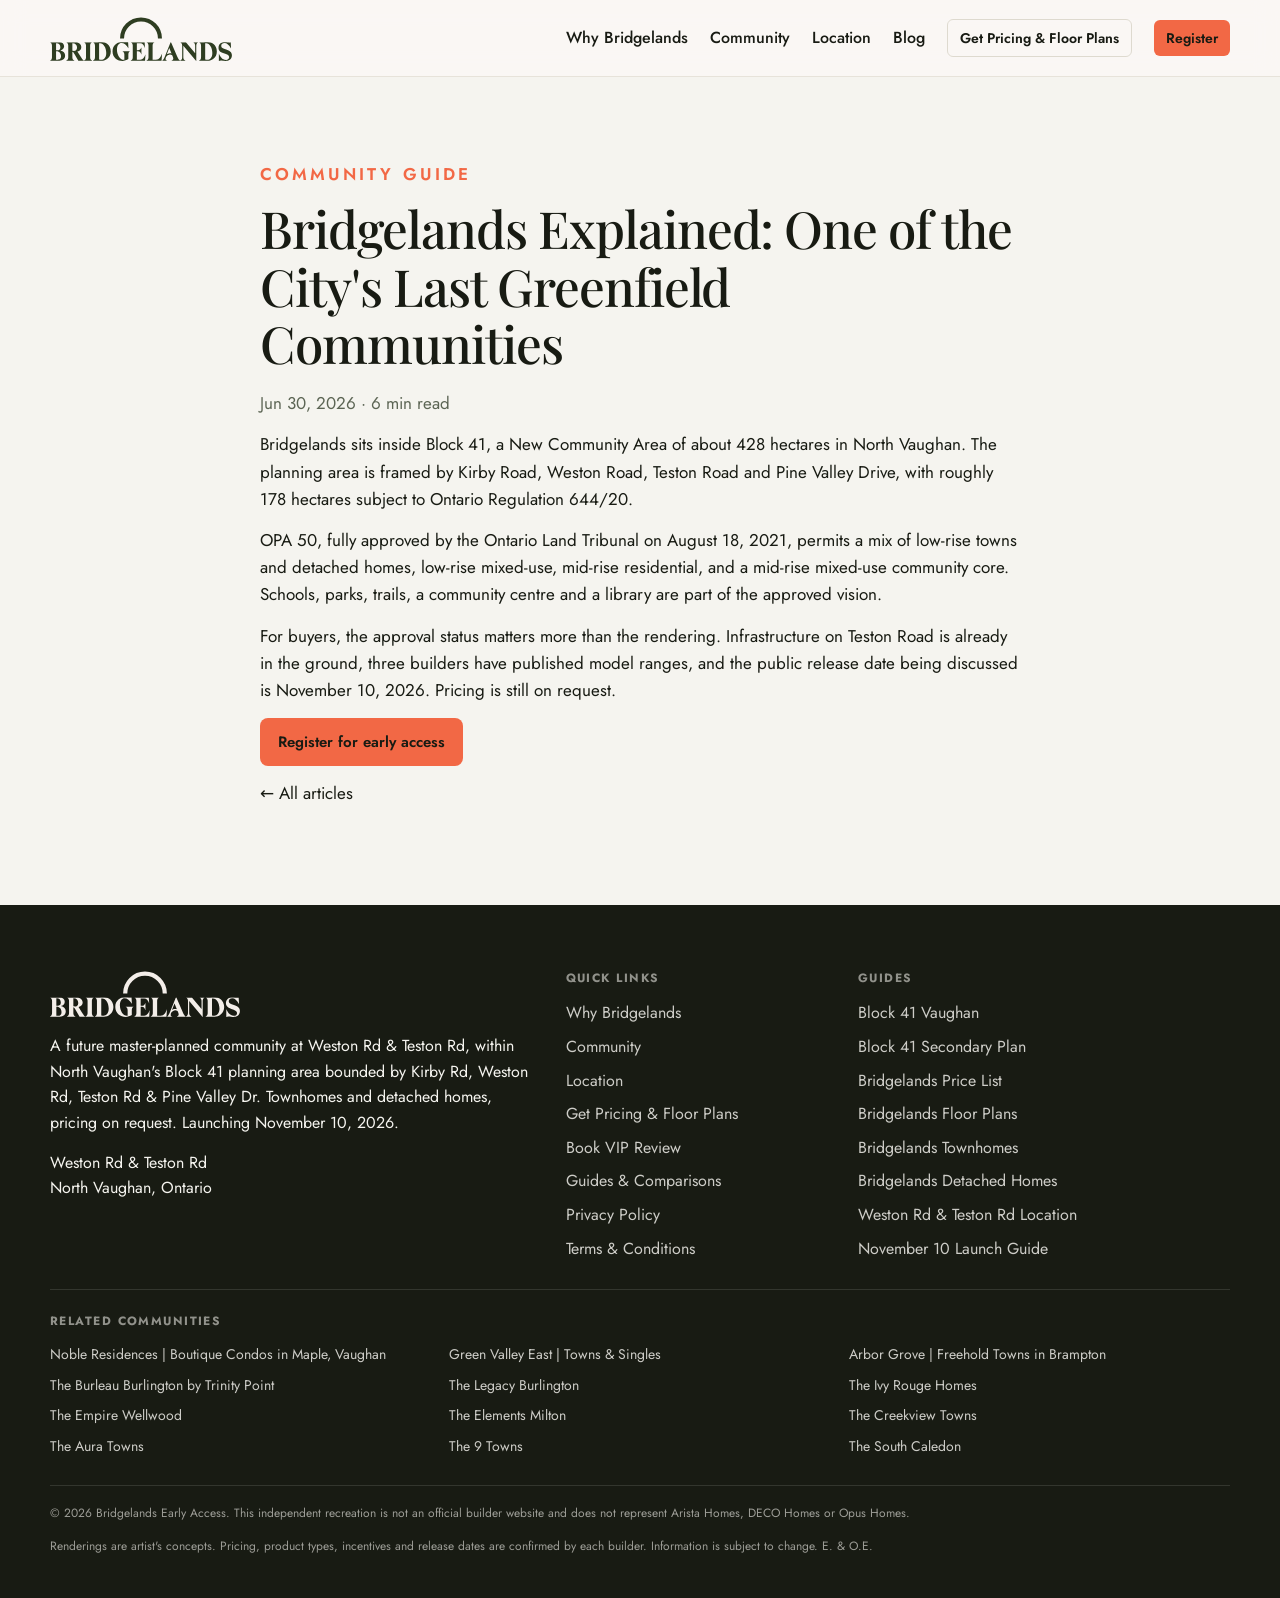
<file: article.html>
<!doctype html>
<html lang="en">
<head>
  <meta charset="utf-8">
  <meta name="viewport" content="width=device-width, initial-scale=1">
  <title>Article — Bridgelands</title>
  <link rel="icon" href="images/favicon.svg" type="image/svg+xml">
  <link rel="preconnect" href="https://fonts.googleapis.com">
  <link rel="preconnect" href="https://fonts.gstatic.com" crossorigin>
  <link href="https://fonts.googleapis.com/css2?family=Jost:wght@400;500;600;700&family=Playfair+Display:wght@500;600;700&display=swap" rel="stylesheet">
  <link rel="stylesheet" href="css/styles.css">
</head>
<body>
  <div id="chrome-header"></div>
  <main class="section">
    <div class="wrap prose" id="article"></div>
  </main>
  <div id="chrome-footer"></div>
  <script src="js/data.js"></script>
  <script src="js/main.js"></script>
</body>
</html>
</file>
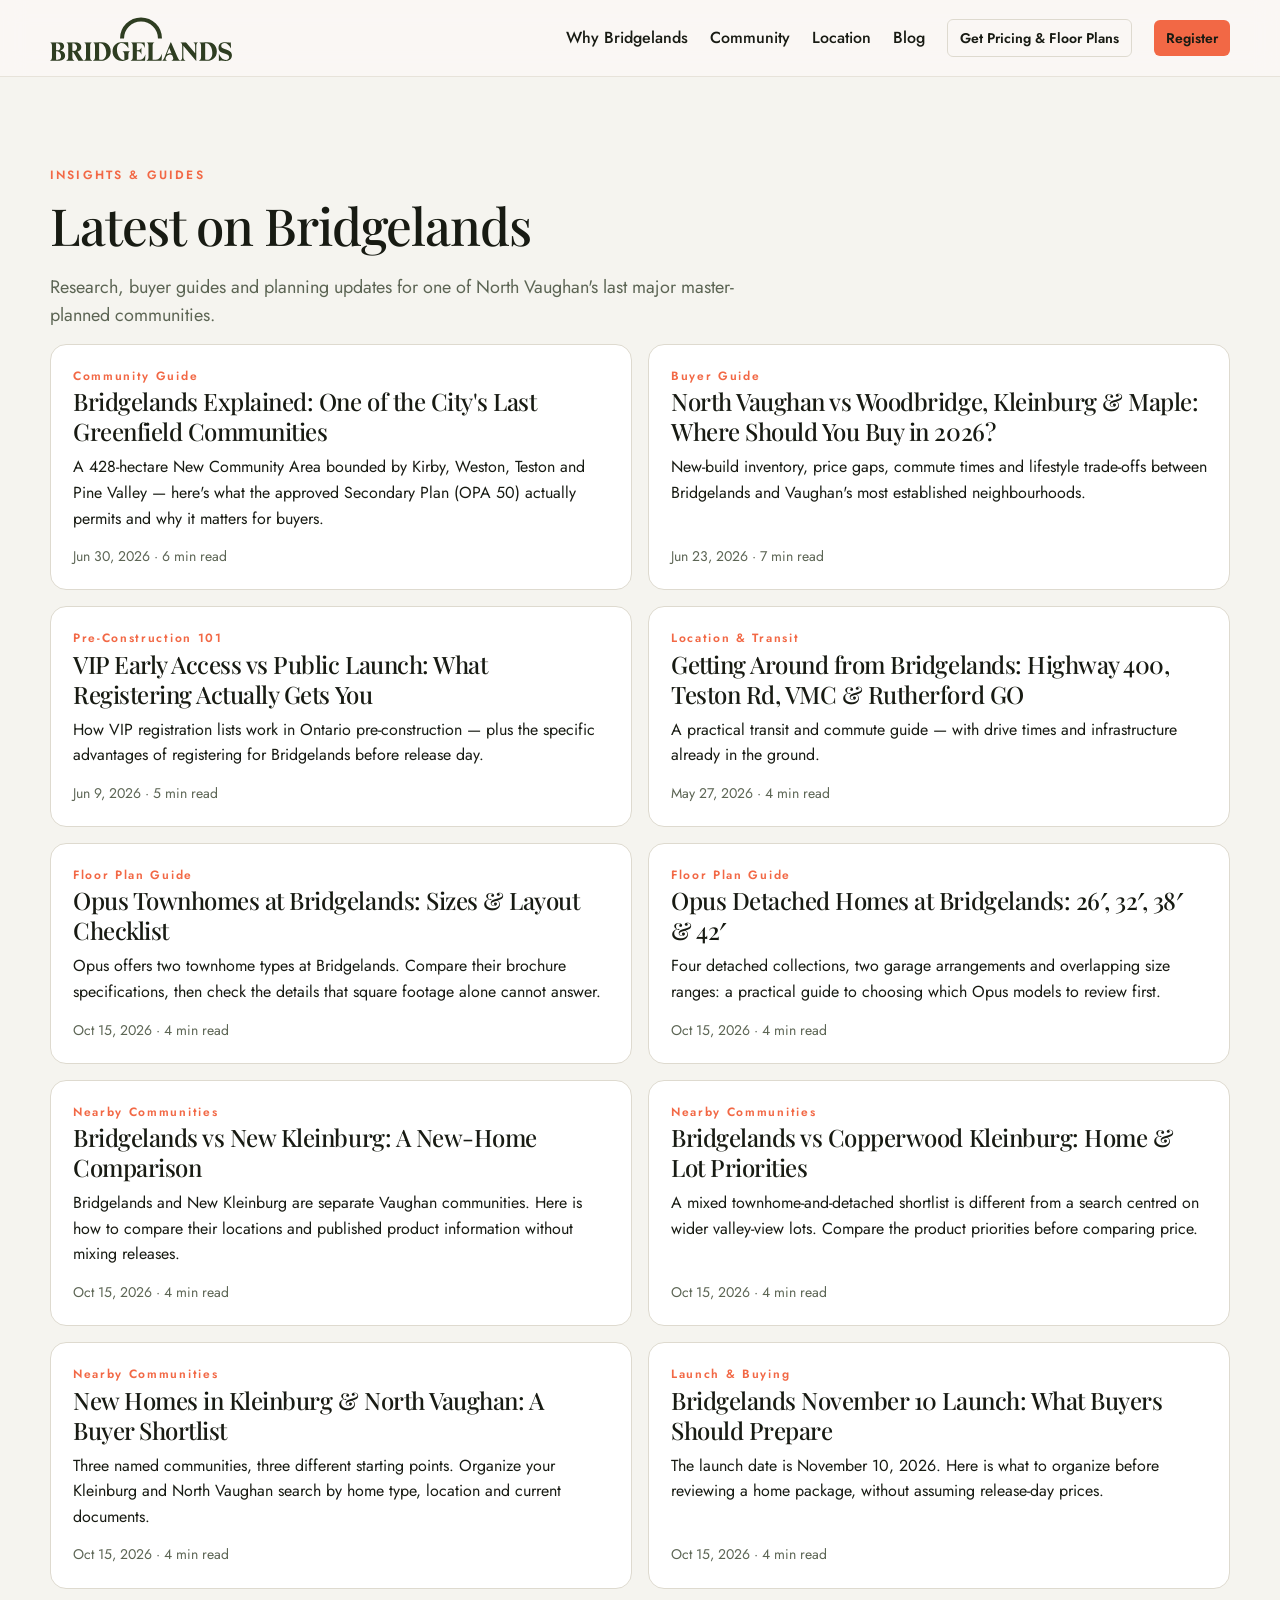
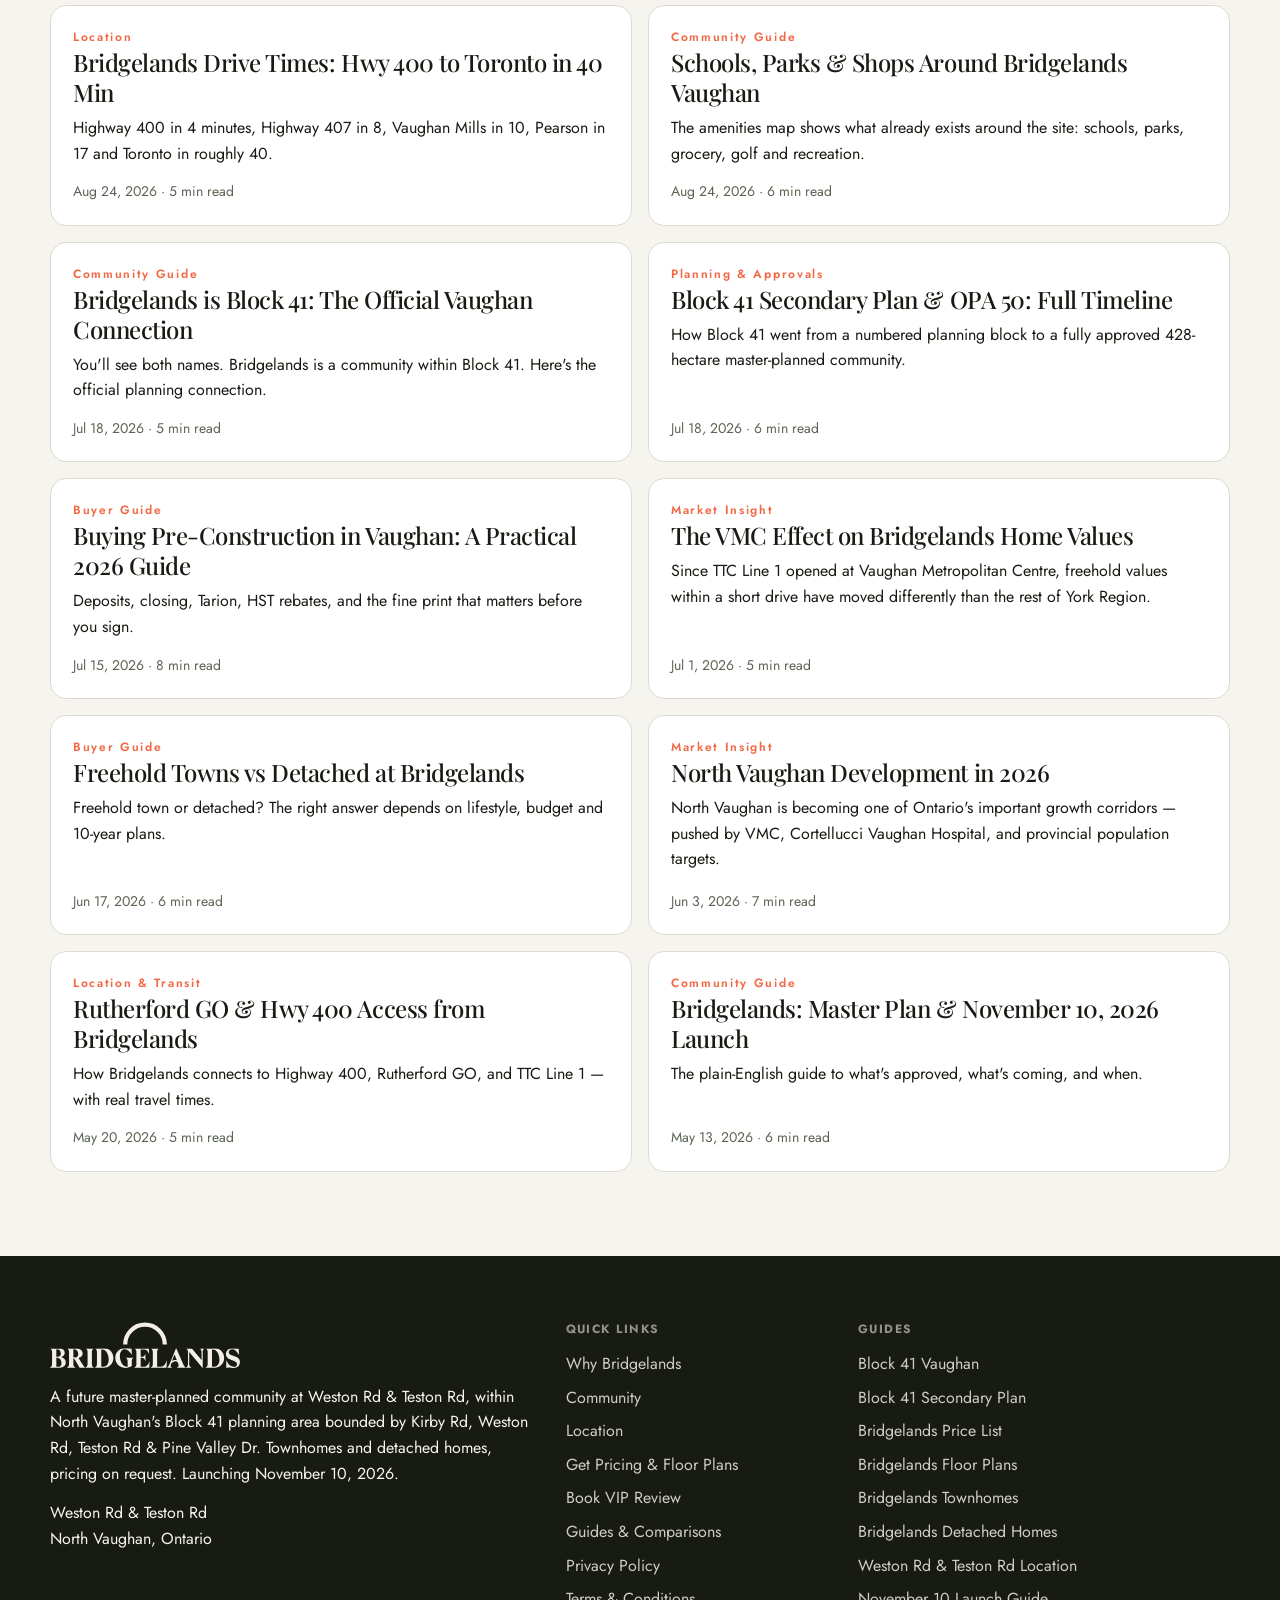
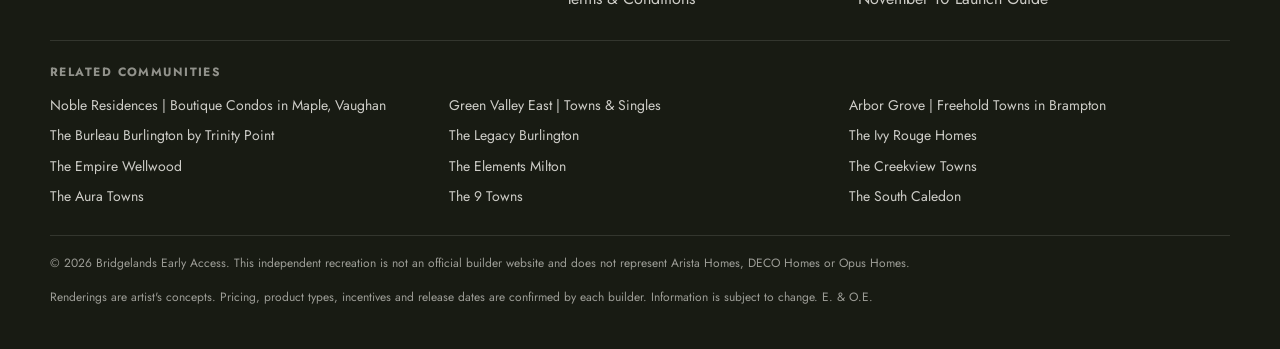
<file: blog.html>
<!doctype html>
<html lang="en">
<head>
  <meta charset="utf-8">
  <meta name="viewport" content="width=device-width, initial-scale=1">
  <title>Guides & Comparisons — Bridgelands</title>
  <meta name="description" content="Buyer guides, planning notes and location articles about Bridgelands in North Vaughan.">
  <link rel="icon" href="images/favicon.svg" type="image/svg+xml">
  <link rel="preconnect" href="https://fonts.googleapis.com">
  <link rel="preconnect" href="https://fonts.gstatic.com" crossorigin>
  <link href="https://fonts.googleapis.com/css2?family=Jost:wght@400;500;600;700&family=Playfair+Display:wght@500;600;700&display=swap" rel="stylesheet">
  <link rel="stylesheet" href="css/styles.css">
</head>
<body data-posts="all">
  <div id="chrome-header"></div>
  <main class="section">
    <div class="wrap">
      <p class="eyebrow">Insights & guides</p>
      <h1>Latest on Bridgelands</h1>
      <p class="lede">Research, buyer guides and planning updates for one of North Vaughan's last major master-planned communities.</p>
      <div class="posts" id="post-grid"></div>
    </div>
  </main>
  <div id="chrome-footer"></div>
  <script src="js/data.js"></script>
  <script src="js/main.js"></script>
</body>
</html>
</file>
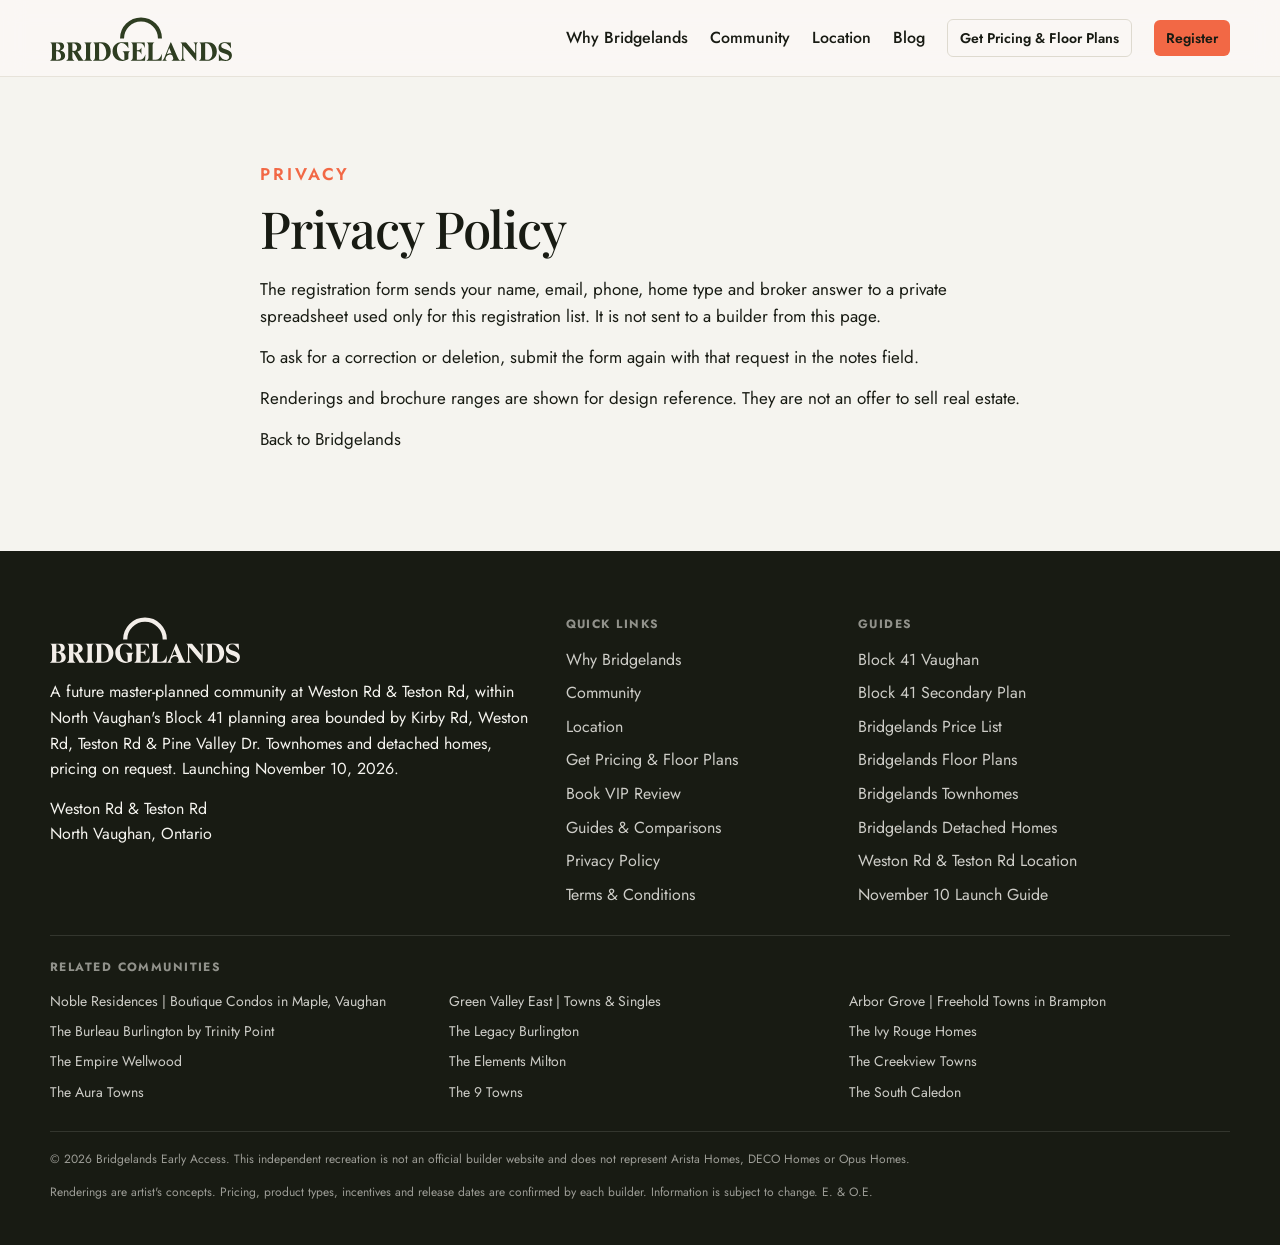
<file: privacy.html>
<!doctype html>
<html lang="en">
<head>
  <meta charset="utf-8">
  <meta name="viewport" content="width=device-width, initial-scale=1">
  <title>Privacy Policy — Bridgelands</title>
  <link rel="icon" href="images/favicon.svg" type="image/svg+xml">
  <link rel="preconnect" href="https://fonts.googleapis.com">
  <link rel="preconnect" href="https://fonts.gstatic.com" crossorigin>
  <link href="https://fonts.googleapis.com/css2?family=Jost:wght@400;500;600;700&family=Playfair+Display:wght@500;600;700&display=swap" rel="stylesheet">
  <link rel="stylesheet" href="css/styles.css">
</head>
<body>
  <div id="chrome-header"></div>
  <main class="section">
    <div class="wrap prose">
      <p class="eyebrow">Privacy</p>
      <h1>Privacy Policy</h1>
      <p>The registration form sends your name, email, phone, home type and broker answer to a private spreadsheet used only for this registration list. It is not sent to a builder from this page.</p>
      <p>To ask for a correction or deletion, submit the form again with that request in the notes field.</p>
      <p>Renderings and brochure ranges are shown for design reference. They are not an offer to sell real estate.</p>
      <p><a href="index.html">Back to Bridgelands</a></p>
    </div>
  </main>
  <div id="chrome-footer"></div>
  <script src="js/data.js"></script>
  <script src="js/main.js"></script>
</body>
</html>
</file>
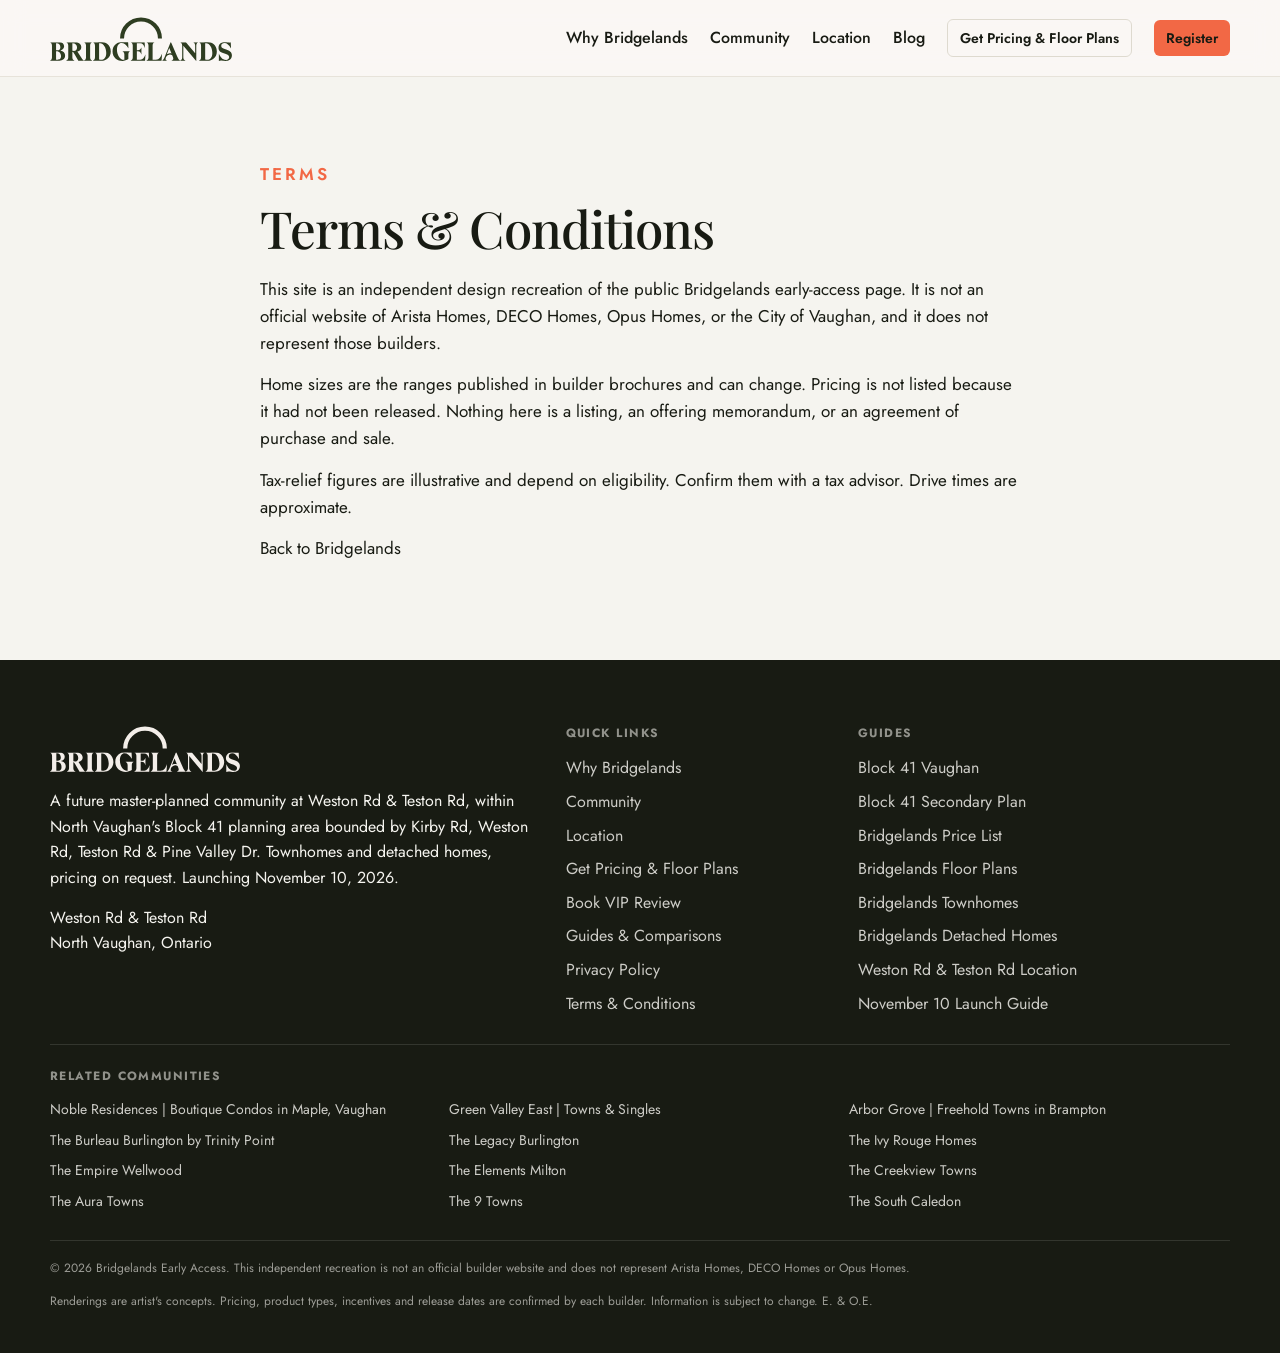
<file: terms.html>
<!doctype html>
<html lang="en">
<head>
  <meta charset="utf-8">
  <meta name="viewport" content="width=device-width, initial-scale=1">
  <title>Terms & Conditions — Bridgelands</title>
  <link rel="icon" href="images/favicon.svg" type="image/svg+xml">
  <link rel="preconnect" href="https://fonts.googleapis.com">
  <link rel="preconnect" href="https://fonts.gstatic.com" crossorigin>
  <link href="https://fonts.googleapis.com/css2?family=Jost:wght@400;500;600;700&family=Playfair+Display:wght@500;600;700&display=swap" rel="stylesheet">
  <link rel="stylesheet" href="css/styles.css">
</head>
<body>
  <div id="chrome-header"></div>
  <main class="section">
    <div class="wrap prose">
      <p class="eyebrow">Terms</p>
      <h1>Terms & Conditions</h1>
      <p>This site is an independent design recreation of the public Bridgelands early-access page. It is not an official website of Arista Homes, DECO Homes, Opus Homes, or the City of Vaughan, and it does not represent those builders.</p>
      <p>Home sizes are the ranges published in builder brochures and can change. Pricing is not listed because it had not been released. Nothing here is a listing, an offering memorandum, or an agreement of purchase and sale.</p>
      <p>Tax-relief figures are illustrative and depend on eligibility. Confirm them with a tax advisor. Drive times are approximate.</p>
      <p><a href="index.html">Back to Bridgelands</a></p>
    </div>
  </main>
  <div id="chrome-footer"></div>
  <script src="js/data.js"></script>
  <script src="js/main.js"></script>
</body>
</html>
</file>
<file: css/styles.css>
:root {
  --olive: #2e3d21;
  --olive-mid: #3d4f2e;
  --ink: #181b13;
  --cream: #f5f4ef;
  --cream-deep: #edeee3;
  --linen: #eae3d7;
  --card: #faf7f5;
  --coral: #f26845;
  --coral-deep: #e25736;
  --muted: #5c6554;
  --border: #dedacf;
  --foam: rgba(245, 244, 239, 0.92);
  --shadow: 0 8px 24px rgba(24, 27, 19, 0.1);
  --shadow-lg: 0 16px 48px rgba(24, 27, 19, 0.14);
  --radius: 16px;
  --header: 118px;
  --max: 1180px;
  --serif: "Playfair Display", Georgia, serif;
  --sans: "Jost", system-ui, sans-serif;
}

* { box-sizing: border-box; }
html { scroll-behavior: smooth; }
body {
  margin: 0;
  font-family: var(--sans);
  color: var(--ink);
  background: var(--cream);
  line-height: 1.6;
}
img { max-width: 100%; display: block; }
a { color: inherit; text-decoration: none; }
button, input, select, textarea { font-family: inherit; }
button { cursor: pointer; }

.wrap { width: min(var(--max), calc(100% - 40px)); margin: 0 auto; }
.wrap-wide { width: min(1280px, calc(100% - 40px)); margin: 0 auto; }

.eyebrow {
  display: inline-block;
  letter-spacing: 0.18em;
  text-transform: uppercase;
  font-size: 12px;
  font-weight: 600;
  color: var(--coral);
  margin: 0 0 12px;
}
h1, h2, h3, .serif { font-family: var(--serif); font-weight: 500; letter-spacing: -0.02em; }
h1 { font-size: clamp(34px, 4vw, 52px); line-height: 1.12; margin: 0 0 18px; }
h2 { font-size: clamp(32px, 4vw, 48px); line-height: 1.15; margin: 0 0 16px; }
h3 { font-size: 26px; line-height: 1.25; margin: 0 0 8px; }
p { margin: 0 0 14px; }
.lede { font-size: 18px; color: var(--muted); max-width: 720px; }

.btn {
  display: inline-flex;
  align-items: center;
  justify-content: center;
  gap: 8px;
  border-radius: 8px;
  padding: 12px 18px;
  font-weight: 600;
  font-size: 15px;
  border: 0;
  transition: transform .15s ease, background .15s ease, box-shadow .15s ease;
}
.btn:hover { transform: translateY(-1px); }
.btn-coral { background: var(--coral); color: var(--ink); }
.btn-coral:hover { background: var(--coral-deep); }
.btn-dark { background: var(--ink); color: var(--cream); }
.btn-outline {
  background: transparent;
  color: var(--ink);
  border: 1px solid var(--border);
}
.btn-ghost {
  background: rgba(245, 244, 239, 0.08);
  color: var(--cream);
  border: 2px solid rgba(245, 244, 239, 0.35);
}
.btn-sm { padding: 7px 12px; font-size: 14px; border-radius: 6px; }
.btn-block { width: 100%; }

.site-header { position: sticky; top: 0; z-index: 40; }
.announce {
  background: var(--olive);
  color: var(--cream);
  font-size: 14px;
}
.announce-inner {
  display: flex;
  align-items: center;
  justify-content: center;
  gap: 14px;
  min-height: 42px;
  text-align: center;
}
.announce-inner p { margin: 0; min-width: 0; }
.announce strong { color: var(--coral); font-weight: 600; }
.nav {
  position: relative;
  background: rgba(250, 247, 245, 0.94);
  backdrop-filter: blur(12px);
  border-bottom: 1px solid rgba(222, 218, 207, 0.7);
}
.nav-inner {
  display: flex;
  align-items: center;
  justify-content: space-between;
  min-height: 76px;
  gap: 20px;
}
.logo img { height: 46px; width: auto; }
.nav-links {
  display: flex;
  align-items: center;
  gap: 22px;
  font-weight: 500;
}
.nav-links a:hover { color: var(--olive-mid); }
.menu-btn {
  display: none;
  width: 42px;
  height: 42px;
  border-radius: 8px;
  border: 1px solid var(--border);
  background: transparent;
}
.menu-btn span, .menu-btn span:before, .menu-btn span:after {
  display: block; height: 2px; width: 18px; background: var(--ink); position: relative;
}
.menu-btn span:before, .menu-btn span:after { content: ""; position: absolute; left: 0; }
.menu-btn span:before { top: -6px; }
.menu-btn span:after { top: 6px; }

.hero { position: relative; background: var(--olive); overflow: hidden; }
.slides { position: relative; height: min(68vw, 620px); min-height: 420px; }
.slide {
  position: absolute; inset: 0;
  opacity: 0; transition: opacity .6s ease;
}
.slide.active { opacity: 1; }
.slide img { width: 100%; height: 100%; object-fit: cover; }
.slide-caption {
  position: absolute; left: 0; right: 0; bottom: 54px;
  color: white; text-align: center; text-shadow: 0 2px 16px rgba(0,0,0,.45);
  padding: 0 20px;
}
.slide-caption h2 { font-size: clamp(40px, 6vw, 72px); margin: 0; }
.slide-caption p { margin: 8px auto 0; max-width: 560px; font-size: 18px; }
.hero-dots {
  position: absolute; left: 0; right: 0; bottom: 18px;
  display: flex; justify-content: center; gap: 8px;
}
.hero-dots button {
  width: 9px; height: 9px; border-radius: 99px; border: 0;
  background: rgba(255,255,255,.45);
}
.hero-dots button.active { width: 28px; background: white; }

.intro {
  background: linear-gradient(135deg, #14170f, #2c3824);
  color: var(--cream);
  padding: 54px 0 58px;
}
.kicker {
  letter-spacing: 0.16em;
  text-transform: uppercase;
  font-size: 13px;
  color: rgba(245, 244, 239, 0.72);
  margin-bottom: 12px;
}
.cta-row { display: flex; flex-wrap: wrap; gap: 12px; margin-top: 22px; }

.section { padding: 84px 0; }
.section-cream { background: var(--cream); }
.section-deep { background: var(--cream-deep); }
.section-linen { background: var(--linen); }
.section-linen-soft { background: rgba(234, 227, 215, 0.45); }
.center { text-align: center; }
.center .lede, .center p { margin-left: auto; margin-right: auto; }

.builder-logos {
  margin-top: 36px;
  display: grid;
  grid-template-columns: repeat(3, 1fr);
  gap: 18px;
}
.builder-logos a {
  background: white;
  border: 1px solid var(--border);
  border-radius: 14px;
  min-height: 140px;
  display: flex;
  align-items: center;
  justify-content: center;
  padding: 24px;
  transition: box-shadow .2s ease, transform .2s ease;
}
.builder-logos a:hover { box-shadow: var(--shadow); transform: translateY(-2px); }
.builder-logos img { max-height: 64px; width: auto; max-width: 180px; object-fit: contain; }

.stats {
  background: linear-gradient(135deg, #14170f, #31402a);
  color: var(--cream);
  border-top: 1px solid rgba(245,244,239,.08);
  border-bottom: 1px solid rgba(245,244,239,.08);
}
.stats-grid {
  display: grid;
  grid-template-columns: 1.2fr 1fr 1fr auto;
  gap: 18px;
  align-items: center;
  padding: 22px 0;
}
.stat strong { display: block; font-family: var(--serif); font-size: 28px; font-weight: 500; }
.stat span { color: rgba(245,244,239,.7); font-size: 14px; }

.quick {
  display: grid;
  grid-template-columns: 1.4fr .8fr;
  gap: 40px;
  align-items: start;
}
.facts {
  display: grid;
  grid-template-columns: 1fr 1fr;
  gap: 12px;
}
.fact {
  background: white;
  border: 1px solid var(--border);
  border-radius: 12px;
  padding: 16px 18px;
}
.fact span { display: block; font-size: 12px; letter-spacing: .12em; text-transform: uppercase; color: var(--muted); }
.fact strong { font-family: var(--serif); font-size: 22px; font-weight: 500; }

.travel { text-align: center; }
.travel img { margin: 18px auto 0; border-radius: 18px; box-shadow: var(--shadow); }

.split {
  display: grid;
  grid-template-columns: 1fr 1fr;
  gap: 48px;
  align-items: center;
}
.mosaic {
  display: grid;
  grid-template-columns: 1.1fr .9fr;
  grid-template-rows: 180px 180px;
  gap: 12px;
}
.mosaic img { width: 100%; height: 100%; object-fit: cover; border-radius: 16px; }
.mosaic img:first-child { grid-row: 1 / span 2; height: 100%; }

.feature-grid {
  display: grid;
  grid-template-columns: repeat(3, 1fr);
  gap: 16px;
  margin-top: 28px;
}
.feature {
  background: white;
  border: 1px solid var(--border);
  border-radius: var(--radius);
  padding: 22px;
  min-height: 170px;
  transition: transform .15s ease, box-shadow .15s ease;
}
.feature:hover { transform: translateY(-3px); box-shadow: var(--shadow); }
.icon {
  width: 42px; height: 42px; border-radius: 10px;
  background: rgba(242, 104, 69, 0.12);
  color: var(--coral-deep);
  display: grid; place-items: center;
  margin-bottom: 12px;
}
.feature p { color: var(--muted); margin: 0; font-size: 15px; }

.two-col { display: grid; grid-template-columns: 1.1fr .9fr; gap: 28px; }
.panel {
  background: white;
  border-radius: 18px;
  padding: 28px;
  border: 1px solid var(--border);
}
.panel ul, .check-list { list-style: none; padding: 0; margin: 0; }
.check-list li { padding: 8px 0 8px 28px; position: relative; }
.check-list li:before {
  content: "";
  position: absolute; left: 0; top: 14px;
  width: 14px; height: 8px;
  border-left: 2px solid var(--olive);
  border-bottom: 2px solid var(--olive);
  transform: rotate(-45deg);
}
.note { font-size: 13px; color: var(--muted); margin-top: 18px; }

.tabs { display: flex; gap: 8px; flex-wrap: wrap; margin: 22px 0; }
.tab, .chip {
  border: 1px solid var(--border);
  background: white;
  border-radius: 999px;
  padding: 8px 16px;
  font-weight: 500;
}
.tab.active, .chip.active { background: var(--ink); color: var(--cream); border-color: var(--ink); }

.cards { display: grid; grid-template-columns: repeat(3, 1fr); gap: 18px; }
.card {
  background: white;
  border-radius: 18px;
  overflow: hidden;
  border: 1px solid var(--border);
  box-shadow: 0 2px 8px rgba(24,27,19,.05);
  display: flex;
  flex-direction: column;
}
.card img { height: 190px; width: 100%; object-fit: cover; }
.card-body { padding: 18px 18px 20px; display: flex; flex-direction: column; gap: 6px; flex: 1; }
.card-body .meta { color: var(--muted); font-size: 14px; letter-spacing: .08em; text-transform: uppercase; }
.card-body h3 { font-size: 24px; }
.size { font-family: var(--serif); font-size: 20px; }
.card-actions { display: flex; gap: 8px; margin-top: auto; padding-top: 12px; flex-wrap: wrap; }
.models { display: none; margin-top: 8px; border-top: 1px solid var(--border); padding-top: 8px; }
.models.open { display: block; }
.models li { display: flex; justify-content: space-between; gap: 8px; font-size: 14px; padding: 6px 0; border-bottom: 1px solid rgba(222,218,207,.6); }

.gallery { display: grid; grid-template-columns: repeat(4, 1fr); gap: 12px; }
.gallery figure {
  margin: 0; position: relative; overflow: hidden; border-radius: 14px; cursor: pointer;
}
.gallery img { height: 210px; width: 100%; object-fit: cover; transition: transform .35s ease; }
.gallery figure:hover img { transform: scale(1.04); }
.gallery figcaption {
  position: absolute; left: 0; right: 0; bottom: 0;
  padding: 28px 12px 10px;
  background: linear-gradient(transparent, rgba(20,23,15,.8));
  color: white; font-size: 13px;
}

.life-grid { display: grid; grid-template-columns: repeat(4, 1fr); gap: 12px; margin-top: 28px; }
.life-grid a {
  position: relative; border-radius: 14px; overflow: hidden; min-height: 180px; display: block;
}
.life-grid img { width: 100%; height: 220px; object-fit: cover; }
.life-grid span {
  position: absolute; left: 12px; bottom: 12px; color: white;
  font-weight: 600; text-shadow: 0 2px 8px rgba(0,0,0,.5);
}

.banner {
  display: flex; align-items: center; justify-content: space-between; gap: 20px;
  background: white; border-radius: 18px; padding: 28px; border: 1px solid var(--border);
}
.brochure-grid { display: grid; grid-template-columns: repeat(4, 1fr); gap: 12px; margin: 22px 0; }
.brochure {
  background: white; border: 1px solid var(--border); border-radius: 12px;
  padding: 16px; text-align: left; font-weight: 500;
}
.brochure small { display: block; color: var(--muted); font-weight: 400; margin-top: 4px; }

.loc-grid { display: grid; grid-template-columns: 1fr 1fr; gap: 28px; align-items: start; }
.map-stack { display: grid; gap: 12px; }
.map-stack img { border-radius: 16px; width: 100%; object-fit: cover; max-height: 280px; }
.connect { display: grid; grid-template-columns: 1fr 1fr; gap: 10px; margin-top: 16px; }
.connect div { background: white; border-radius: 12px; padding: 12px 14px; border: 1px solid var(--border); }
.connect strong { display: block; font-family: var(--serif); font-size: 22px; }

.deep { display: grid; gap: 14px; }
.deep article {
  display: grid; grid-template-columns: 140px 1fr; gap: 18px;
  background: white; border-radius: 16px; padding: 18px 20px; border: 1px solid var(--border);
}
.deep .tag { color: var(--coral); font-size: 12px; letter-spacing: .14em; font-weight: 600; }

.builder-detail { display: grid; grid-template-columns: repeat(3, 1fr); gap: 16px; }
.builder-detail article { background: white; border-radius: 16px; padding: 22px; border: 1px solid var(--border); }
.builder-detail img { height: 42px; width: auto; object-fit: contain; margin-bottom: 12px; }

.rebate { display: grid; grid-template-columns: repeat(3, 1fr); gap: 14px; margin-top: 20px; }
.rebate article {
  background: white; border-radius: 16px; padding: 22px; border: 1px solid var(--border); text-align: center;
}
.rebate strong { display: block; font-family: var(--serif); font-size: 36px; color: var(--olive); }

.posts { display: grid; grid-template-columns: repeat(2, 1fr); gap: 16px; }
.post {
  background: white; border-radius: 16px; padding: 22px; border: 1px solid var(--border);
  display: flex; flex-direction: column; min-height: 220px;
}
.post .cat { color: var(--coral); font-size: 12px; letter-spacing: .14em; font-weight: 600; }
.post h3 { font-size: 24px; }
.post .when { margin-top: auto; color: var(--muted); font-size: 14px; }

.article-index { display: grid; grid-template-columns: 1fr 1fr; gap: 8px 24px; margin-top: 18px; }
.article-index a { padding: 8px 0; border-bottom: 1px solid var(--border); }
.article-index a:hover { color: var(--coral-deep); }

.faq details {
  background: white; border: 1px solid var(--border); border-radius: 12px; padding: 14px 18px; margin-bottom: 10px;
}
.faq summary { cursor: pointer; font-weight: 600; font-size: 17px; }
.faq details p { color: var(--muted); margin: 10px 0 4px; }

.register-grid { display: grid; grid-template-columns: .9fr 1.1fr; gap: 28px; align-items: start; }
.choices { display: grid; gap: 10px; }
.choice {
  text-align: left; background: white; border: 1px solid var(--border); border-radius: 14px; padding: 14px 16px;
}
.choice.active { border-color: var(--ink); box-shadow: inset 0 0 0 1px var(--ink); }
.choice strong { display: block; }
.choice span { color: var(--muted); font-size: 14px; }
.form { display: grid; grid-template-columns: 1fr 1fr; gap: 12px; }
.form label { display: grid; gap: 6px; font-size: 14px; font-weight: 500; }
.form label.full, .form .full { grid-column: 1 / -1; }
.broker { border: 0; margin: 0; padding: 0; display: flex; gap: 16px; align-items: center; flex-wrap: wrap; }
.broker legend { padding: 0; font-size: 14px; font-weight: 500; }
.broker label { display: flex; gap: 6px; align-items: center; font-weight: 500; }
.hp { position: absolute; left: -9999px; height: 0; width: 0; opacity: 0; }
.form input[type="radio"] { width: auto; padding: 0; border: 0; box-shadow: none; }
.form input, .form select, .form textarea {
  border: 1px solid var(--border); border-radius: 10px; padding: 12px 12px; background: white; font-size: 15px;
}
.form input:focus, .form select:focus, .form textarea:focus { outline: 2px solid rgba(46, 61, 33, .35); border-color: var(--olive); }
.steps { display: flex; gap: 8px; margin-bottom: 14px; color: var(--muted); font-size: 13px; }
.steps span.active { color: var(--ink); font-weight: 600; }
.success { background: white; border-radius: 16px; padding: 28px; border: 1px solid var(--border); }

.site-footer { background: var(--ink); color: var(--cream); padding: 64px 0 28px; }
.footer-grid { display: grid; grid-template-columns: 1.3fr .7fr 1fr; gap: 32px; }
.site-footer a { color: rgba(245,244,239,.82); }
.site-footer a:hover { color: white; }
.site-footer h4 { margin: 0 0 12px; font-family: var(--sans); letter-spacing: .12em; font-size: 12px; text-transform: uppercase; color: rgba(245,244,239,.55); }
.site-footer ul { list-style: none; padding: 0; margin: 0; display: grid; gap: 8px; }
.fine { margin-top: 28px; padding-top: 18px; border-top: 1px solid rgba(245,244,239,.12); font-size: 12px; color: rgba(245,244,239,.6); }
.sisters { margin-top: 28px; padding-top: 22px; border-top: 1px solid rgba(245,244,239,.12); }
.sister-grid { display: grid; grid-template-columns: repeat(3, 1fr); gap: 8px 18px; }
.sister-grid a { font-size: 14px; }

.floaters { position: fixed; right: 18px; bottom: 18px; display: grid; gap: 10px; z-index: 50; }
.floater {
  width: 54px; height: 54px; border-radius: 50%; display: grid; place-items: center;
  background: #25d366; color: white; box-shadow: var(--shadow);
  border: 0;
}
.floater.chat { background: #7dcea0; }

.lightbox {
  position: fixed; inset: 0; background: rgba(16,18,12,.88);
  display: none; align-items: center; justify-content: center; z-index: 80; padding: 24px;
}
.lightbox.open { display: flex; }
.lightbox img { max-width: min(1100px, 100%); max-height: 84vh; border-radius: 12px; }
.lightbox button {
  position: absolute; top: 16px; right: 16px; background: white; border: 0; border-radius: 8px; padding: 8px 12px;
}

.hero-form-section { position: relative; overflow: hidden; background: var(--olive); color: var(--cream); }
.hero-bg { position: absolute; inset: 0; width: 100%; height: 100%; object-fit: cover; }
.hero-form-section:after {
  content: ""; position: absolute; inset: 0;
  background: linear-gradient(90deg, rgba(20, 26, 14, 0.88) 0%, rgba(46, 61, 33, 0.72) 48%, rgba(46, 61, 33, 0.35) 100%);
}
.hero-form-grid {
  position: relative; z-index: 1;
  display: grid; grid-template-columns: 1.1fr 0.9fr; gap: 48px; align-items: center;
  padding: 72px 0;
}
.hero-copy h1 { color: var(--cream); font-size: clamp(36px, 4.4vw, 56px); }
.hero-copy > p { font-size: 18px; color: rgba(245, 244, 239, 0.86); max-width: 540px; }
.hero-points { list-style: none; padding: 0; margin: 22px 0 0; display: grid; gap: 10px; }
.hero-points li { padding-left: 26px; position: relative; }
.hero-points li:before {
  content: ""; position: absolute; left: 0; top: 9px;
  width: 12px; height: 7px; border-left: 2px solid var(--coral); border-bottom: 2px solid var(--coral);
  transform: rotate(-45deg);
}
.hero-card {
  background: var(--card); color: var(--ink);
  border-radius: 16px; padding: 28px; box-shadow: var(--shadow-lg);
}
.hero-card h3 { margin-bottom: 4px; }
.hero-card > p { color: var(--muted); font-size: 15px; }
.hero-card .form .btn { grid-column: 1 / -1; }
.hero-card .note { margin-top: 12px; }

.page-hero { padding: 48px 0 10px; }
.prose { max-width: 760px; }
.prose p { font-size: 17px; }
.article-card-list { display: grid; gap: 14px; }

@media (max-width: 980px) {
  .nav-links {
    display: none;
    position: absolute; top: 100%; left: 0; right: 0;
    background: var(--card); flex-direction: column; align-items: stretch;
    padding: 16px 20px 22px; border-bottom: 1px solid var(--border); gap: 12px;
  }
  .nav-links.open { display: flex; }
  .menu-btn { display: grid; place-items: center; }
  .quick, .split, .two-col, .loc-grid, .register-grid, .footer-grid { grid-template-columns: 1fr; }
  .feature-grid, .cards, .builder-detail, .rebate, .posts { grid-template-columns: 1fr 1fr; }
  .gallery, .life-grid, .brochure-grid { grid-template-columns: 1fr 1fr; }
  .stats-grid { grid-template-columns: 1fr 1fr; }
  .builder-logos { grid-template-columns: 1fr; }
  .sister-grid { grid-template-columns: 1fr 1fr; }
  .deep article { grid-template-columns: 1fr; }
  .banner { flex-direction: column; align-items: flex-start; }
  .hero-form-grid { grid-template-columns: 1fr; gap: 28px; padding: 48px 0; }
}
@media (max-width: 680px) {
  .wrap, .wrap-wide { width: calc(100% - 32px); }
  .section { padding: 56px 0; }
  h1 { font-size: 30px; }
  .kicker { letter-spacing: 0.04em; font-size: 11px; line-height: 1.6; }
  .cta-row { flex-direction: column; align-items: stretch; margin-right: 68px; }
  .intro p { max-width: none; }
  .announce-extra { display: none; }
  .announce-inner { flex-direction: column; padding: 8px 0; }
  .slides { height: auto; min-height: 0; aspect-ratio: 16 / 9; }
  .slide img { object-position: center center; }
  .slide-caption { display: none; }
  .feature-grid, .cards, .gallery, .life-grid, .brochure-grid, .posts, .facts, .form, .article-index, .sister-grid, .rebate, .builder-detail {
    grid-template-columns: 1fr;
  }
  .mosaic { grid-template-rows: 140px 140px; }
  .hero-card { padding: 22px 18px; }
}
</file>
